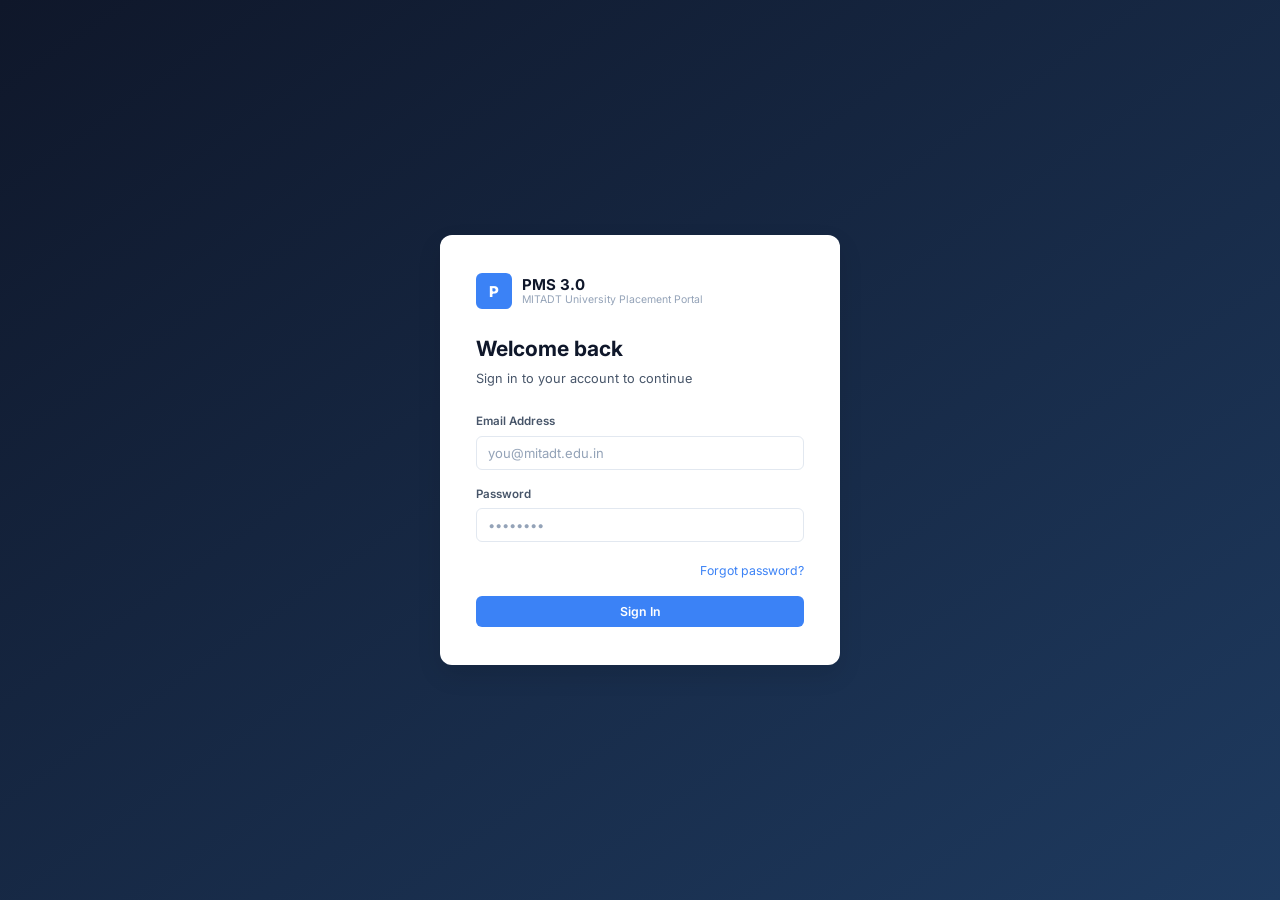
<file: frontend/index.html>
<!DOCTYPE html>
<html lang="en">
<head>
  <meta charset="UTF-8">
  <meta name="viewport" content="width=device-width, initial-scale=1.0">
  <title>PMS — Placement Management System</title>
  <link rel="stylesheet" href="style.css">
</head>
<body>
  <script>
    const t = localStorage.getItem('pms_token');
    location.href = t ? 'dashboard.html' : 'login.html';
  </script>
</body>
</html>
</file>
<file: frontend/style.css>
@import url('https://fonts.googleapis.com/css2?family=Inter:wght@300;400;500;600;700;800&display=swap');
*,*::before,*::after{box-sizing:border-box;margin:0;padding:0}

:root{
  --bg:#f1f5f9;
  --bg-card:#ffffff;
  --sidebar:#ffffff;
  --sidebar-border:#e2e8f0;
  --sidebar-hover:#f1f5f9;
  --sidebar-active:#eff6ff;
  --sidebar-active-text:#2563eb;
  --sidebar-text:#64748b;
  --sidebar-text-hover:#1e293b;
  --text:#0f172a;
  --text-secondary:#475569;
  --text-muted:#94a3b8;
  --border:#e2e8f0;
  --blue:#3b82f6;
  --blue-dark:#2563eb;
  --green:#10b981;
  --red:#ef4444;
  --orange:#f59e0b;
  --purple:#8b5cf6;
  --cyan:#06b6d4;
  --shadow-sm:0 1px 2px rgba(0,0,0,0.05),0 1px 3px rgba(0,0,0,0.04);
  --shadow-md:0 4px 12px rgba(0,0,0,0.07);
  --shadow-lg:0 10px 25px rgba(0,0,0,0.1);
  --radius-sm:6px;
  --radius-md:10px;
  --radius-lg:12px;
  --transition:0.15s ease;
  --sidebar-w:256px;
}

html{font-size:15px}
body{font-family:'Inter',-apple-system,BlinkMacSystemFont,sans-serif;background:var(--bg);color:var(--text);min-height:100vh;line-height:1.55}
::-webkit-scrollbar{width:4px;height:4px}
::-webkit-scrollbar-track{background:transparent}
::-webkit-scrollbar-thumb{background:#cbd5e1;border-radius:4px}

/* ── Auth ── */
.auth-wrapper{min-height:100vh;display:flex;align-items:center;justify-content:center;background:linear-gradient(145deg,#0f172a 0%,#1e3a5f 100%)}
.auth-card{background:#fff;border-radius:var(--radius-lg);padding:38px 36px;width:100%;max-width:400px;box-shadow:var(--shadow-lg)}
.auth-logo{display:flex;align-items:center;gap:10px;margin-bottom:24px}
.auth-logo .logo-icon{width:36px;height:36px;background:var(--blue);border-radius:var(--radius-sm);display:flex;align-items:center;justify-content:center;color:#fff;font-size:1rem;font-weight:800;flex-shrink:0}
.auth-logo .logo-text{font-size:1rem;font-weight:700;color:var(--text);line-height:1.2}
.auth-logo .logo-text span{display:block;font-size:0.7rem;font-weight:400;color:var(--text-muted)}
.auth-card h1{font-size:1.4rem;font-weight:700;margin-bottom:3px}
.auth-card .subtitle{color:var(--text-secondary);font-size:0.85rem;margin-bottom:24px}
.auth-link{color:var(--blue);text-decoration:none;font-size:0.82rem;cursor:pointer}
.auth-link:hover{text-decoration:underline}

/* ── Sidebar ── */
.sidebar{width:var(--sidebar-w);background:var(--sidebar);border-right:1px solid var(--sidebar-border);position:fixed;top:0;left:0;bottom:0;display:flex;flex-direction:column;z-index:100;transition:transform var(--transition)}
.sidebar-brand{padding:18px 16px 16px;border-bottom:1px solid var(--sidebar-border)}
.sidebar-brand .brand-row{display:flex;align-items:center;gap:10px}
.sidebar-brand .b-icon{width:34px;height:34px;background:var(--blue);border-radius:7px;display:flex;align-items:center;justify-content:center;font-size:1rem;font-weight:800;color:#fff;flex-shrink:0}
.sidebar-brand .b-name{font-size:0.92rem;font-weight:700;color:var(--text);line-height:1.2}
.sidebar-brand .b-sub{font-size:0.68rem;color:var(--text-muted);margin-top:1px}
.sidebar-nav{flex:1;padding:12px 10px;overflow-y:auto;display:flex;flex-direction:column;gap:2px}
.nav-section{font-size:0.64rem;font-weight:600;color:var(--text-muted);text-transform:uppercase;letter-spacing:0.9px;padding:12px 10px 4px}
.nav-item{display:flex;align-items:center;gap:10px;padding:9px 12px;border-radius:7px;color:var(--sidebar-text);text-decoration:none;font-size:0.86rem;font-weight:500;transition:all var(--transition);cursor:pointer;border:none;background:none;width:100%;text-align:left;white-space:nowrap}
.nav-item:hover{background:var(--sidebar-hover);color:var(--sidebar-text-hover)}
.nav-item.active{background:var(--sidebar-active);color:var(--sidebar-active-text);font-weight:600}
.nav-item svg{width:16px;height:16px;flex-shrink:0;opacity:0.7}
.nav-item.active svg{opacity:1}
.nav-item[style*="red"]{color:var(--red)!important}
.sidebar-footer{padding:10px 10px 14px;border-top:1px solid var(--sidebar-border)}
.user-chip{display:flex;align-items:center;gap:10px;padding:9px 12px;border-radius:7px;background:var(--bg)}
.user-avatar{width:30px;height:30px;border-radius:50%;background:var(--blue);display:flex;align-items:center;justify-content:center;font-weight:700;font-size:0.78rem;color:#fff;flex-shrink:0}
.user-info .uname{font-size:0.82rem;font-weight:600;color:var(--text);overflow:hidden;text-overflow:ellipsis;white-space:nowrap;max-width:145px}
.user-info .urole{font-size:0.68rem;color:var(--text-muted);text-transform:capitalize;margin-top:1px}

/* ── Main Content ── */
.main-content{margin-left:var(--sidebar-w);min-height:100vh}
.page-header{padding:18px 24px 16px;background:#fff;border-bottom:1px solid var(--border);display:flex;align-items:center;justify-content:space-between;flex-wrap:wrap;gap:10px;position:sticky;top:0;z-index:50}
.page-header-left h1{font-size:1.2rem;font-weight:700;color:var(--text)}
.page-header-left p{font-size:0.78rem;color:var(--text-secondary);margin-top:1px}
.page-body{padding:20px 24px 50px}

/* ── Forms ── */
.form-group{margin-bottom:16px}
.form-group label{display:block;font-size:0.77rem;font-weight:600;color:var(--text-secondary);margin-bottom:5px}
.form-control{width:100%;padding:8px 11px;background:#fff;border:1.5px solid var(--border);border-radius:var(--radius-sm);color:var(--text);font-family:inherit;font-size:0.87rem;transition:border-color var(--transition),box-shadow var(--transition);outline:none}
.form-control:focus{border-color:var(--blue);box-shadow:0 0 0 3px rgba(59,130,246,0.1)}
.form-control::placeholder{color:var(--text-muted)}
select.form-control{appearance:none;background-image:url("data:image/svg+xml,%3Csvg xmlns='http://www.w3.org/2000/svg' width='11' height='11' fill='%2364748b' viewBox='0 0 16 16'%3E%3Cpath d='M8 11L3 6h10z'/%3E%3C/svg%3E");background-repeat:no-repeat;background-position:right 10px center;background-color:#fff;padding-right:30px}
select.form-control option{background:#fff;color:var(--text)}
.form-row{display:grid;grid-template-columns:1fr 1fr;gap:12px}
textarea.form-control{resize:vertical;min-height:72px}

/* ── Buttons ── */
.btn{display:inline-flex;align-items:center;justify-content:center;gap:6px;padding:8px 16px;border-radius:var(--radius-sm);font-family:inherit;font-size:0.82rem;font-weight:600;cursor:pointer;transition:all var(--transition);border:none;outline:none;text-decoration:none;white-space:nowrap}
.btn-primary{background:var(--blue);color:#fff}
.btn-primary:hover{background:var(--blue-dark)}
.btn-secondary{background:#fff;color:var(--text);border:1.5px solid var(--border)}
.btn-secondary:hover{background:#f8fafc;border-color:#cbd5e1}
.btn-danger{background:#fef2f2;color:var(--red);border:1.5px solid #fecaca}
.btn-danger:hover{background:#fee2e2}
.btn-success{background:#f0fdf4;color:var(--green);border:1.5px solid #bbf7d0}
.btn-sm{padding:5px 11px;font-size:0.76rem}
.btn-block{width:100%}
.btn:disabled{opacity:0.5;cursor:not-allowed}
.btn-group{display:flex;gap:7px;flex-wrap:wrap;align-items:center}
.btn svg{width:13px;height:13px}

/* ── Cards ── */
.card{background:var(--bg-card);border:1px solid var(--border);border-radius:var(--radius-lg);padding:18px;box-shadow:var(--shadow-sm)}
.card-header{display:flex;align-items:center;justify-content:space-between;margin-bottom:14px}
.card-header h3{font-size:0.92rem;font-weight:600;color:var(--text)}

/* ── Stat Cards ── */
.stats-grid{display:grid;grid-template-columns:repeat(auto-fill,minmax(170px,1fr));gap:14px;margin-bottom:20px}
.stat-card{background:var(--bg-card);border:1px solid var(--border);border-radius:var(--radius-lg);padding:18px 16px;box-shadow:var(--shadow-sm);transition:box-shadow var(--transition)}
.stat-card:hover{box-shadow:var(--shadow-md)}
/* Stat icon: small colored dot/square, NOT emoji */
.stat-icon{width:32px;height:32px;border-radius:8px;display:flex;align-items:center;justify-content:center;margin-bottom:12px;font-size:0.9rem;line-height:1}
.stat-value{font-size:1.6rem;font-weight:800;color:var(--text);line-height:1}
.stat-label{font-size:0.74rem;color:var(--text-secondary);margin-top:3px;font-weight:500}

/* ── Tables ── */
.table-wrapper{overflow-x:auto;border-radius:var(--radius-lg);border:1px solid var(--border);background:var(--bg-card);box-shadow:var(--shadow-sm)}
table{width:100%;border-collapse:collapse}
thead th{background:#f8fafc;padding:10px 14px;text-align:left;font-size:0.72rem;font-weight:600;color:var(--text-secondary);text-transform:uppercase;letter-spacing:0.5px;border-bottom:1px solid var(--border);white-space:nowrap}
tbody td{padding:11px 14px;font-size:0.85rem;color:var(--text);border-bottom:1px solid #f1f5f9;vertical-align:middle}
tbody tr:hover{background:#fafafa}
tbody tr:last-child td{border-bottom:none}

/* ── Badges ── */
.badge{display:inline-flex;align-items:center;padding:2px 8px;border-radius:20px;font-size:0.68rem;font-weight:600;text-transform:capitalize;white-space:nowrap}
.badge-green{background:#dcfce7;color:#15803d}
.badge-red{background:#fee2e2;color:#b91c1c}
.badge-orange{background:#fef3c7;color:#92400e}
.badge-blue{background:#dbeafe;color:#1d4ed8}
.badge-purple{background:#ede9fe;color:#6d28d9}
.badge-cyan{background:#cffafe;color:#0e7490}
.badge-gray{background:#f1f5f9;color:#475569}

/* ── Modal ── */
.modal-overlay{position:fixed;inset:0;background:rgba(15,23,42,0.45);backdrop-filter:blur(2px);display:flex;align-items:center;justify-content:center;z-index:1000;opacity:0;visibility:hidden;transition:all var(--transition)}
.modal-overlay.active{opacity:1;visibility:visible}
.modal{background:#fff;border-radius:var(--radius-lg);padding:24px;width:90%;max-width:480px;max-height:88vh;overflow-y:auto;box-shadow:var(--shadow-lg);transform:translateY(12px);transition:transform var(--transition)}
.modal-overlay.active .modal{transform:translateY(0)}
.modal h2{font-size:1rem;font-weight:700;margin-bottom:18px;color:var(--text)}
.modal-actions{display:flex;gap:8px;justify-content:flex-end;margin-top:20px;padding-top:14px;border-top:1px solid var(--border)}
.modal-lg{max-width:660px}

/* ── Toast ── */
.toast-container{position:fixed;top:16px;right:16px;z-index:2000;display:flex;flex-direction:column;gap:7px}
.toast{padding:10px 16px;border-radius:var(--radius-md);font-size:0.82rem;font-weight:500;box-shadow:var(--shadow-md);animation:slideInToast 0.2s ease-out;max-width:320px;border-left:3px solid transparent}
.toast-success{background:#f0fdf4;color:#15803d;border-color:var(--green)}
.toast-error{background:#fef2f2;color:#b91c1c;border-color:var(--red)}
.toast-info{background:#eff6ff;color:#1d4ed8;border-color:var(--blue)}
@keyframes slideInToast{from{transform:translateX(110%);opacity:0}to{transform:translateX(0);opacity:1}}

/* ── Spinner ── */
.spinner{width:28px;height:28px;border:2.5px solid var(--border);border-top-color:var(--blue);border-radius:50%;animation:spin 0.6s linear infinite;margin:36px auto}
@keyframes spin{to{transform:rotate(360deg)}}
.loading-overlay{display:flex;align-items:center;justify-content:center;padding:52px;flex-direction:column;gap:10px;color:var(--text-secondary);font-size:0.82rem}

/* ── Empty State ── */
.empty-state{text-align:center;padding:50px 20px;color:var(--text-muted)}
.empty-icon{font-size:1.8rem;margin-bottom:12px;opacity:0.6;display:block}
.empty-state h3{font-size:1rem;color:var(--text-secondary);margin-bottom:5px;font-weight:600}
.empty-state p{font-size:0.82rem}

/* ── Toolbar ── */
.toolbar{display:flex;align-items:center;gap:9px;margin-bottom:16px;flex-wrap:wrap}
.toolbar .form-control{max-width:190px}
.toolbar-spacer{flex:1}

/* ── Tabs ── */
.tabs{display:flex;border-bottom:2px solid var(--border);margin-bottom:18px}
.tab-btn{padding:8px 16px;background:none;border:none;color:var(--text-secondary);font-family:inherit;font-size:0.84rem;font-weight:500;cursor:pointer;position:relative;transition:color var(--transition)}
.tab-btn:hover{color:var(--text)}
.tab-btn.active{color:var(--blue);font-weight:600}
.tab-btn.active::after{content:'';position:absolute;bottom:-2px;left:0;right:0;height:2px;background:var(--blue);border-radius:2px 2px 0 0}

/* ── Notifications ── */
.notif-card{background:var(--bg-card);border:1px solid var(--border);border-radius:var(--radius-md);padding:12px 14px;display:flex;gap:10px;align-items:flex-start;transition:box-shadow var(--transition)}
.notif-card.unread{border-left:3px solid var(--blue);background:#fafcff}
.notif-dot{width:7px;height:7px;border-radius:50%;background:var(--blue);flex-shrink:0;margin-top:5px}
.notif-list{display:flex;flex-direction:column;gap:7px}
.notif-body .notif-title{font-size:0.87rem;font-weight:600;color:var(--text)}
.notif-body .notif-msg{font-size:0.8rem;color:var(--text-secondary);margin-top:2px;line-height:1.45}
.notif-body .notif-meta{font-size:0.7rem;color:var(--text-muted);margin-top:5px}

/* ── Batch / Class Cards ── */
.batch-card{background:var(--bg-card);border:1px solid var(--border);border-radius:var(--radius-lg);padding:16px 18px;box-shadow:var(--shadow-sm);transition:box-shadow var(--transition)}
.batch-card:hover{box-shadow:var(--shadow-md)}
.batch-card .batch-name{font-size:0.95rem;font-weight:700;color:var(--text)}
.batch-card .batch-meta{font-size:0.78rem;color:var(--text-secondary);margin-top:3px}
.batch-card .batch-footer{display:flex;align-items:center;justify-content:space-between;margin-top:12px;padding-top:10px;border-top:1px solid var(--border)}
.grid-2{display:grid;grid-template-columns:repeat(auto-fill,minmax(240px,1fr));gap:14px}
.grid-3{display:grid;grid-template-columns:repeat(auto-fill,minmax(280px,1fr));gap:14px}

/* ── Profile ── */
.profile-hero{background:linear-gradient(135deg,#1e293b 0%,#1e3a5f 100%);border-radius:var(--radius-lg);padding:22px 24px;display:flex;gap:18px;align-items:flex-start;margin-bottom:18px}
.profile-avatar-lg{width:60px;height:60px;border-radius:50%;background:var(--blue);display:flex;align-items:center;justify-content:center;font-size:1.5rem;font-weight:800;color:#fff;flex-shrink:0;border:2px solid rgba(255,255,255,0.2)}
.profile-hero-info h2{font-size:1.15rem;font-weight:700;color:#fff}
.profile-hero-info p{font-size:0.8rem;color:rgba(255,255,255,0.55);margin-top:2px}
.profile-hero-info .hero-badges{display:flex;gap:7px;margin-top:8px;flex-wrap:wrap}
.profile-section{background:var(--bg-card);border:1px solid var(--border);border-radius:var(--radius-lg);padding:18px;margin-bottom:14px}
.profile-section h3{font-size:0.88rem;font-weight:600;color:var(--text);margin-bottom:14px;padding-bottom:9px;border-bottom:1px solid var(--border)}
.profile-grid{display:grid;grid-template-columns:1fr 1fr;gap:12px}
.profile-field label{font-size:0.68rem;font-weight:600;color:var(--text-muted);text-transform:uppercase;letter-spacing:0.4px;display:block;margin-bottom:2px}
.profile-field .value{font-size:0.87rem;color:var(--text);font-weight:500}
.profile-field .value a{color:var(--blue);text-decoration:none}
.profile-field .value a:hover{text-decoration:underline}
.json-item{background:var(--bg);border:1px solid var(--border);border-radius:var(--radius-sm);padding:10px 12px;margin-bottom:7px;position:relative}
.json-item-title{font-weight:600;font-size:0.85rem;color:var(--text)}
.json-item-sub{font-size:0.77rem;color:var(--text-secondary);margin-top:2px}
.json-item-remove{position:absolute;top:6px;right:8px;background:none;border:none;color:var(--text-muted);cursor:pointer;font-size:0.85rem;padding:2px 5px;line-height:1}
.json-item-remove:hover{color:var(--red)}

/* ── Drive Cards ── */
.drives-grid{display:grid;grid-template-columns:repeat(auto-fill,minmax(280px,1fr));gap:14px}
.drive-card{background:var(--bg-card);border:1px solid var(--border);border-radius:var(--radius-lg);padding:16px 18px;box-shadow:var(--shadow-sm);transition:box-shadow var(--transition)}
.drive-card:hover{box-shadow:var(--shadow-md)}
.drive-company{font-size:0.95rem;font-weight:700;color:var(--text)}
.drive-role{font-size:0.82rem;color:var(--text-secondary);margin-top:2px;margin-bottom:10px}
.drive-meta{display:grid;grid-template-columns:1fr 1fr;gap:8px;margin-bottom:12px}
.drive-meta-item span{display:block;font-size:0.65rem;color:var(--text-muted);text-transform:uppercase;letter-spacing:0.3px}
.drive-meta-item .val{font-size:0.85rem;font-weight:600;color:var(--text);margin-top:1px}

/* ── Charts ── */
.charts-grid{display:grid;grid-template-columns:1fr 1fr;gap:16px;margin-top:18px}
.chart-card{background:var(--bg-card);border:1px solid var(--border);border-radius:var(--radius-lg);padding:18px;box-shadow:var(--shadow-sm)}
.chart-card h3{font-size:0.88rem;font-weight:600;margin-bottom:14px;color:var(--text)}
.chart-card canvas{width:100%!important}

/* ── Page transition ── */
.page-enter{animation:fadeUp 0.22s ease-out}
@keyframes fadeUp{from{opacity:0;transform:translateY(8px)}to{opacity:1;transform:translateY(0)}}

/* ── Mobile ── */
.mobile-toggle{display:none;position:fixed;top:12px;left:12px;z-index:200;background:var(--blue);border:none;border-radius:var(--radius-sm);padding:7px;color:#fff;cursor:pointer}
.sidebar-backdrop{display:none;position:fixed;inset:0;background:rgba(0,0,0,0.35);z-index:99}
@media(max-width:768px){
  .mobile-toggle{display:flex}
  .sidebar{transform:translateX(-100%)}
  .sidebar.open{transform:translateX(0)}
  .sidebar-backdrop.active{display:block}
  .main-content{margin-left:0}
  .page-header{padding:14px 14px 12px;padding-left:48px}
  .page-body{padding:14px 12px 44px}
  .stats-grid{grid-template-columns:1fr 1fr}
  .form-row,.profile-grid,.charts-grid{grid-template-columns:1fr}
  .drives-grid,.grid-2,.grid-3{grid-template-columns:1fr}
}
@media(max-width:480px){.stats-grid{grid-template-columns:1fr}}

/* ── Utilities ── */
.hidden{display:none!important}
.mt-1{margin-top:7px}.mt-2{margin-top:14px}.mt-3{margin-top:20px}
.mb-1{margin-bottom:7px}.mb-2{margin-bottom:14px}.mb-3{margin-bottom:20px}
.text-center{text-align:center}.text-right{text-align:right}
.text-muted{color:var(--text-muted)}.text-sm{font-size:0.78rem}
.text-blue{color:var(--blue)}.text-green{color:var(--green)}.text-red{color:var(--red)}
.flex-between{display:flex;align-items:center;justify-content:space-between}
.flex-center{display:flex;align-items:center;gap:7px}
.w-full{width:100%}
.divider{height:1px;background:var(--border);margin:14px 0}
.gap-2{gap:14px}
</file>
